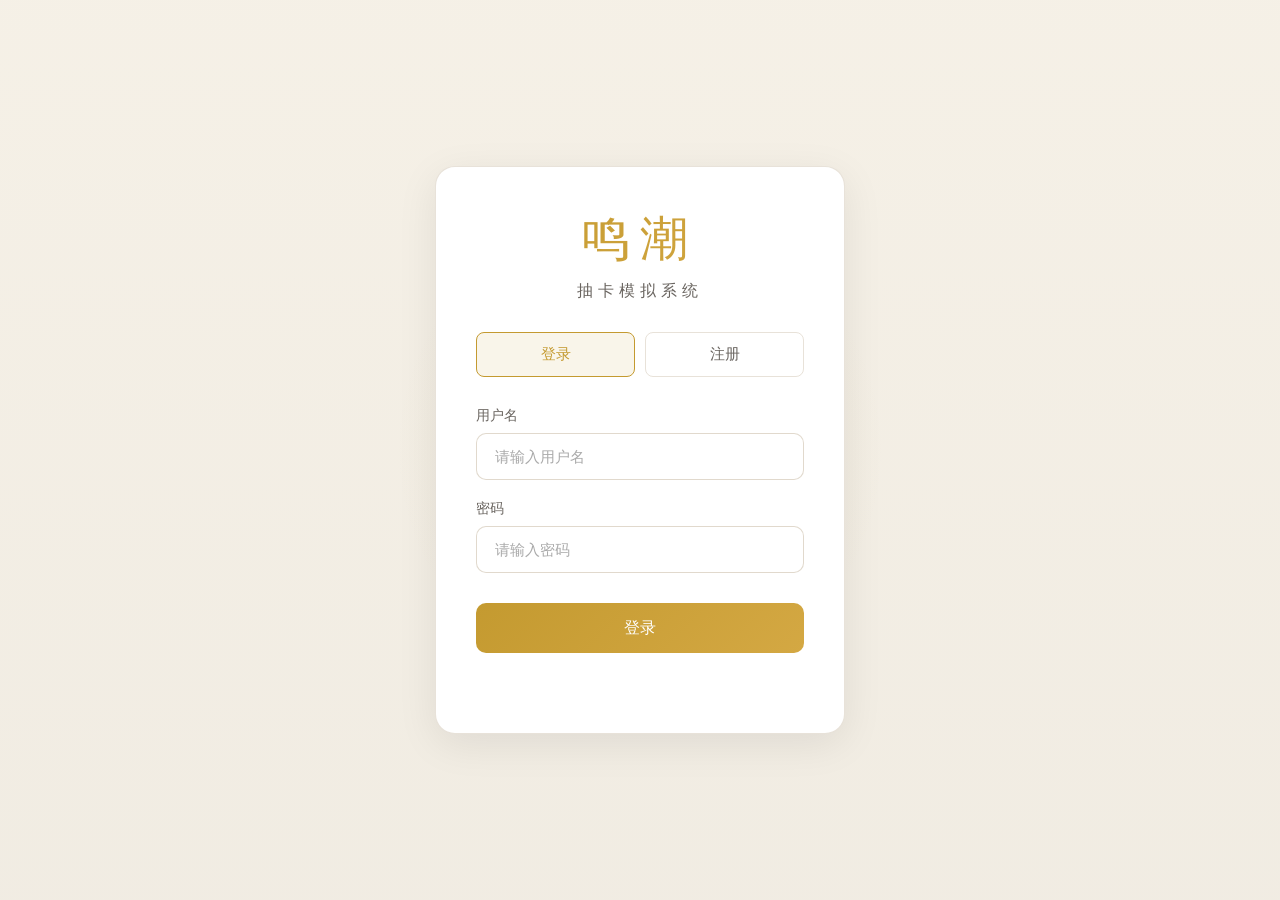
<file: backend/src/main/resources/static/login.html>
<!DOCTYPE html>
<html lang="zh-CN">
<head>
    <meta charset="UTF-8">
    <meta name="viewport" content="width=device-width, initial-scale=1.0">
    <title>鸣潮 - 抽卡系统</title>
    <link rel="stylesheet" href="css/style.css">
    <link rel="stylesheet" href="css/login.css">
</head>
<body class="login-page">
    <div class="login-container">
        <div class="login-bg-effect"></div>
        <div class="login-box">
            <div class="login-header">
                <h1>鸣潮</h1>
                <p>抽卡模拟系统</p>
            </div>

            <div class="login-tabs">
                <button class="tab-btn active" data-tab="login">登录</button>
                <button class="tab-btn" data-tab="register">注册</button>
            </div>

            <form id="loginForm" class="login-form">
                <div class="form-group">
                    <label for="username">用户名</label>
                    <input type="text" id="username" name="username" placeholder="请输入用户名" required>
                </div>
                <div class="form-group">
                    <label for="password">密码</label>
                    <input type="password" id="password" name="password" placeholder="请输入密码" required>
                </div>
                <button type="submit" class="submit-btn">登录</button>
            </form>

            <form id="registerForm" class="login-form hidden">
                <div class="form-group">
                    <label for="regUsername">用户名</label>
                    <input type="text" id="regUsername" name="username" placeholder="3-20位字符" required>
                </div>
                <div class="form-group">
                    <label for="regPassword">密码</label>
                    <input type="password" id="regPassword" name="password" placeholder="至少6位" required>
                </div>
                <div class="form-group">
                    <label for="confirmPassword">确认密码</label>
                    <input type="password" id="confirmPassword" placeholder="再次输入密码" required>
                </div>
                <button type="submit" class="submit-btn">注册</button>
            </form>

            <div id="message" class="message"></div>
        </div>
    </div>

    <script src="js/api.js"></script>
    <script src="js/auth.js"></script>
</body>
</html>
</file>
<file: backend/src/main/resources/static/css/style.css>
/* 鸣潮唤取系统 - 主样式 */

* {
    margin: 0;
    padding: 0;
    box-sizing: border-box;
}

:root {
    --bg-primary: #050a18;
    --bg-secondary: #0a1025;
    --bg-card: rgba(10, 20, 45, 0.85);
    --bg-glass: rgba(10, 18, 40, 0.75);
    --accent-gold: #d4a843;
    --accent-gold-bright: #f0d060;
    --accent-blue: #4a9eff;
    --accent-blue-dim: #2a6abf;
    --accent-purple: #9a6aff;
    --accent-red: #ff4a6a;
    --accent-cyan: #4af0f0;
    --text-primary: #ffffff;
    --text-secondary: #FCF585;
    --pull-btn-text: #333333;
    --pull-btn-text-secondary: #666666;
    --text-dim: rgba(255, 255, 255, 0.35);
    --border-subtle: rgba(255, 255, 255, 0.08);
    --border-active: rgba(212, 168, 67, 0.6);
    --gold-gradient: linear-gradient(135deg, #c49a30, #f0d060, #c49a30);
    --btn-gradient: linear-gradient(180deg, rgba(200, 170, 80, 0.5) 0%, rgba(160, 130, 50, 0.8) 100%);
    --btn-hover-gradient: linear-gradient(180deg, rgba(220, 190, 100, 0.6) 0%, rgba(180, 150, 70, 0.9) 100%);
}

html, body {
    width: 100%;
    height: 100%;
    overflow: hidden;
}

body {
    font-family: 'Noto Sans SC', 'Microsoft YaHei', 'PingFang SC', sans-serif;
    background: var(--bg-primary);
    color: var(--text-primary);
    -webkit-font-smoothing: antialiased;
    -moz-osx-font-smoothing: grayscale;
}

/* ========== 顶部栏 ========== */
.top-bar {
    position: fixed;
    top: 0;
    left: 0;
    right: 0;
    height: 150px;
    display: flex;
    align-items: center;
    justify-content: space-between;
    padding: 0 20px;
    background: transparent;
    z-index: 100;
}

.top-bar-title {
    margin-left: 90px;
    padding-top: 70px;
    font-size: 30px;
    font-weight: 500;
    letter-spacing: 1px;
    color: #F9FFFF;
    font-family: 'Noto Sans SC', 'Microsoft YaHei', sans-serif;
}

/* 透明椭圆星声框 */
.astralite-container {
    position: absolute;
    top: 40px;
    left: 50%;
    transform: translateX(-50%);
    display: flex;
    align-items: center;
    gap: 8px;
    background: rgba(0, 0, 0, 0.3);
    border: 1px solid rgba(255, 255, 255, 0.15);
    border-radius: 26px;
    padding: 8px 24px 8px 12px;
    z-index: 11;
}

.astralite-icon {
    width: 36px;
    height: 36px;
    border-radius: 50%;
    flex-shrink: 0;
    background: url('/assets/xingsheng.png') center/contain no-repeat;
}

.astralite-amount {
    font-size: 19px;
    font-weight: 500;
    color: var(--text-primary);
    min-width: 30px;
    text-align: right;
}

.astralite-add {
    width: 26px;
    height: 26px;
    border-radius: 50%;
    border: 1px solid rgba(255, 255, 255, 0.2);
    background: rgba(255, 255, 255, 0.1);
    color: var(--text-secondary);
    font-size: 18px;
    line-height: 1;
    cursor: pointer;
    display: flex;
    align-items: center;
    justify-content: center;
    transition: all 0.2s;
}

.astralite-add:hover {
    background: rgba(255, 255, 255, 0.2);
    color: var(--text-primary);
}

.top-bar-right {
    display: flex;
    gap: 50px;
    align-items: center;
    padding-right: 70px;
}

.top-icon-btn {
    position: relative;
    width: 60px;
    height: 60px;
    border-radius: 50%;
    border: 2px solid transparent;
    background: transparent;
    cursor: pointer;
    display: flex;
    align-items: center;
    justify-content: center;
    transition: all 0.3s ease;
}

.top-icon-btn:hover {
    transform: scale(1.12);
    border-color: rgba(255, 255, 255, 0.7);
    filter: brightness(1.15);
}

/* 脉冲扩散环 */
.top-icon-btn::after {
    content: '';
    position: absolute;
    top: 50%;
    left: 50%;
    width: 100%;
    height: 100%;
    border: 2px solid rgba(255, 255, 255, 0.6);
    border-radius: 50%;
    transform: translate(-50%, -50%) scale(0.9);
    opacity: 0;
    transition: all 0.5s ease-out;
    pointer-events: none;
}
.top-icon-btn:hover::after {
    transform: translate(-50%, -50%) scale(1.6);
    opacity: 0;
    border-color: rgba(255, 255, 255, 0);
}

/* 各按钮背景图 */
.top-icon-btn.analysis-btn {
    background: url('/assets/xiangqing.png') center/contain no-repeat;
}
.top-icon-btn.close-app-btn {
    background: url('/assets/tuichu2.png') center/contain no-repeat;
}

/* ========== 雪花粒子 ========== */
.snow-particles {
    position: fixed;
    top: 0;
    left: 0;
    right: 0;
    bottom: 0;
    pointer-events: none;
    z-index: 50;
    overflow: hidden;
}

.snowflake {
    position: absolute;
    background: white;
    border-radius: 50%;
    opacity: 0;
    animation: snowfall linear infinite;
}

@keyframes snowfall {
    0% {
        opacity: 0;
        transform: translateY(-10px) translateX(0);
    }
    10% {
        opacity: 0.8;
    }
    90% {
        opacity: 0.6;
    }
    100% {
        opacity: 0;
        transform: translateY(calc(100vh + 10px)) translateX(50px);
    }
}

/* ========== 左侧卡池列表 ========== */
.banner-sidebar {
    position: fixed;
    top: 170px;
    left: 0;
    bottom: 100px;
    width: 438px;
    display: flex;
    flex-direction: column;
    gap: 50px;
    padding: 8px 4px;
    overflow-y: auto;
    overflow-x: hidden;
    z-index: 60;
    background: transparent;
    border-right: 3px solid rgba(255, 255, 255, 0.35);
    scrollbar-width: none;
}

.banner-sidebar::-webkit-scrollbar {
    display: none;
}

#bannerSlots {
    display: flex;
    flex-direction: column;
    gap: 20px;
    margin-left: 124px;
    width: 246px;
}

.banner-slot {
    position: relative;
    width: 100%;
    height: 95px;
    border-radius: 4px;
    overflow: hidden;
    cursor: pointer;
    border: 5px solid #fff;
    transition: all 0.35s cubic-bezier(0.25, 0.1, 0.25, 1);
    flex-shrink: 0;
}

.banner-slot:hover {
    border-color: rgba(255, 255, 255, 0.2);
    transform: scale(1.14);
    transform-origin: left center;
    z-index: 10;
}

.banner-slot.active {
    box-shadow: 0 0 12px rgba(212, 168, 67, 0.4), inset 0 0 20px rgba(212, 168, 67, 0.1);
    transform: scale(1.14);
    transform-origin: left center;
    z-index: 10;
}

.banner-thumb {
    width: 100%;
    height: 100%;
}

.banner-thumb-img {
    width: 100%;
    height: 100%;
    background-size: cover;
    background-position: center;
}

.banner-tag {
    position: absolute;
    top: 3px;
    left: 3px;
    background: rgba(212, 168, 67, 0.85);
    color: #1a1000;
    font-size: 10px;
    font-weight: 700;
    padding: 1px 6px;
    border-radius: 3px;
    letter-spacing: 1px;
    font-family: 'Noto Sans SC', 'Microsoft YaHei', sans-serif;
}

/* ========== 主内容区 ========== */
.main-area {
    position: fixed;
    top: 50px;
    left: 0;
    right: 0;
    bottom: 0;
    overflow: hidden;
    z-index: 1;
}

/* 卡池背景图（全屏固定，覆盖顶部栏后方） */
.banner-bg {
    position: fixed;
    top: 0;
    left: 0;
    right: 0;
    bottom: 0;
    background-size: cover;
    background-position: center;
    background-repeat: no-repeat;
    z-index: 0;
}

/* 左侧渐变遮罩 */
.banner-gradient {
    display: none;
}

/* 卡池详情 */
.banner-detail {
    position: absolute;
    top: 0;
    left: 100px;
    right: 0;
    bottom: 100px;
    z-index: 3;
}

.banner-info {
    position: absolute;
    top: 130px;
    left: 360px;
    z-index: 10;
    max-width: 500px;
}

.banner-subtitle {
    font-size: 34px;
    color: #FCF585;
    margin-bottom: -10px;
    line-height: 1.0;
    letter-spacing: 1px;
    font-weight: 500;
    font-family: 'Noto Sans SC', 'Microsoft YaHei', sans-serif;
    text-shadow:
        -1px -1px 0 #333,
         1px -1px 0 #333,
        -1px  1px 0 #333,
         1px  1px 0 #333,
        0 2px 6px rgba(0, 0, 0, 0.4);
}

.banner-title {
    color: #FEFEFE;
    font-size: 70px;
    font-weight: 700;
    letter-spacing: 1px;
    line-height: 1.3;
    margin-bottom: 16px;
    font-family: 'Noto Sans SC', 'Microsoft YaHei', sans-serif;
    text-shadow:
        -1px -1px 0 #333,
         1px -1px 0 #333,
        -1px  1px 0 #333,
         1px  1px 0 #333,
        0 2px 6px rgba(0, 0, 0, 0.4);
}

.banner-timer {
    display: flex;
    align-items: center;
    gap: 6px;
    font-size: 28px;
    color: #FCF585;
    letter-spacing: 1px;
    margin-bottom: 20px;
    font-weight: 500;
    font-family: 'Noto Sans SC', 'Microsoft YaHei', sans-serif;
    text-shadow:
        -1px -1px 0 #333,
         1px -1px 0 #333,
        -1px  1px 0 #333,
         1px  1px 0 #333,
        0 2px 6px rgba(0, 0, 0, 0.4);
}

.timer-icon {
    font-size: 28px;
    font-family: 'Noto Sans SC', 'Microsoft YaHei', sans-serif;
}

.banner-rules {
    font-size: 30px;
    color: #F8F9F9;
    letter-spacing: 1px;
    line-height: 1.4;
    font-weight: 500;
    font-family: 'Noto Sans SC', 'Microsoft YaHei', sans-serif;
    text-shadow:
        -1px -1px 0 #333,
         1px -1px 0 #333,
        -1px  1px 0 #333,
         1px  1px 0 #333,
        0 2px 6px rgba(0, 0, 0, 0.4);
}

.banner-rules .highlight {
    color: var(--accent-gold-bright);
    font-weight: 900;
    font-size: 28px;
}

/* UP角色信息 */
.up-character-info {
    position: absolute;
    bottom: 250px;
    right: 330px;
    display: flex;
    align-items: center;
    gap: 12px;
    z-index: 10;
}

.up-character-element {
    width: 40px;
    height: 40px;
    border-radius: 8px;
    background: rgba(100, 200, 255, 0.2);
    border: 1px solid rgba(100, 200, 255, 0.4);
    display: flex;
    align-items: center;
    justify-content: center;
}

.element-icon {
    font-size: 20px;
}

.up-character-details {
    display: flex;
    flex-direction: column;
    gap: 2px;
}

.up-label {
    font-size: 20px;
    color: #FFFFE4;
    font-weight: 700;
    letter-spacing: 2px;
    font-family: 'Noto Sans SC', 'Microsoft YaHei', sans-serif;
}

.up-character-name {
    font-size: 40px;
    font-weight: 700;
    letter-spacing: 1px;
    font-family: 'Noto Sans SC', 'Microsoft YaHei', sans-serif;
    text-shadow:
        -1px -1px 0 #333,
         1px -1px 0 #333,
        -1px  1px 0 #333,
         1px  1px 0 #333,
        0 2px 6px rgba(0, 0, 0, 0.4);
}

.up-character-stars {
    font-size: 20px;
    color: var(--accent-gold);
    letter-spacing: 3px;
    font-family: 'Noto Sans SC', 'Microsoft YaHei', sans-serif;
}

/* 4星概率提升 */
.rate-up-section {
    position: absolute;
    bottom: 190px;
    left: 460px;
    z-index: 10;
}

.rate-up-title {
    font-size: 24px;
    color: #ECE5D8;
    margin-bottom: 10px;
    font-family: 'Noto Sans SC', 'Microsoft YaHei', sans-serif;
    letter-spacing: 1px;
    font-weight: 600;
    text-shadow:
        -1px -1px 0 #333,
         1px -1px 0 #333,
        -1px  1px 0 #333,
         1px  1px 0 #333,
        0 2px 6px rgba(0, 0, 0, 0.4);
}

.rate-up-list {
    display: flex;
    gap: 10px;
}

.rate-up-item {
    width: 95px;
    height: 95px;
    border-radius: 8px;
    overflow: hidden;
    border: 3px solid rgba(154, 106, 255, 0.4);
    cursor: pointer;
    transition: all 0.2s;
}

.rate-up-item:hover {
    border-color: var(--accent-purple);
    transform: scale(1.08);
}

.rate-up-avatar {
    width: 100%;
    height: 100%;
    background-size: cover;
    background-position: center top;
}

/* ========== 保底计数显示 ========== */
.pity-display {
    display: flex;
    flex-direction: column;
    align-items: center;
    gap: 10px;
    margin-right: 30px;
}

.pity-ring {
    position: relative;
    width: 56px;
    height: 56px;
    display: flex;
    align-items: center;
    justify-content: center;
}

.pity-ring-svg {
    position: absolute;
    top: 0;
    left: 0;
    width: 100%;
    height: 100%;
}

.pity-number {
    font-size: 18px;
    font-weight: 600;
    color: var(--accent-blue);
    z-index: 1;
    font-family: 'Noto Sans SC', 'Microsoft YaHei', sans-serif;
}

.pity-label {
    font-size: 11px;
    color: var(--text-secondary);
    letter-spacing: 2px;
    font-family: 'Noto Sans SC', 'Microsoft YaHei', sans-serif;
}

/* ========== 底部按钮栏 ========== */
.bottom-bar {
    position: absolute;
    bottom: 0;
    left: 0;
    right: 0;
    height: 150px;
    display: flex;
    align-items: center;
    justify-content: space-between;
    padding: 0 40px;
    background: linear-gradient(0deg, rgba(5, 10, 24, 0.95) 0%, rgba(5, 10, 24, 0.6) 70%, transparent 100%);
    z-index: 4;
}

.bottom-left-btns {
    display: flex;
    gap: 12px;
}

.bottom-icon-btn {
    position: relative;
    width: 48px;
    height: 48px;
    margin-left: 450px;
    border-radius: 50%;
    border: 2px solid transparent;
    background: url('/assets/lishijilu3.png') center/contain no-repeat;
    cursor: pointer;
    transition: all 0.3s ease;
}

.bottom-icon-btn:hover {
    transform: scale(1.12);
    border-color: rgba(255, 255, 255, 0.7);
    filter: brightness(1.15);
}

/* 脉冲扩散环 */
.bottom-icon-btn::after {
    content: '';
    position: absolute;
    top: 50%;
    left: 50%;
    width: 100%;
    height: 100%;
    border: 2px solid rgba(255, 255, 255, 0.6);
    border-radius: 50%;
    transform: translate(-50%, -50%) scale(0.9);
    opacity: 0;
    transition: all 0.5s ease-out;
    pointer-events: none;
}
.bottom-icon-btn:hover::after {
    transform: translate(-50%, -50%) scale(1.6);
    opacity: 0;
    border-color: rgba(255, 255, 255, 0);
}

.bottom-right-btns {
    display: flex;
    gap: 10px;
    align-items: center;
    margin-right: 48px;
    margin-bottom: 20px;
}

/* 六边形抽卡按钮 */
.pull-btn {
    display: flex;
    align-items: center;
    justify-content: center;
    gap: 8px;
    width: 375px;
    height: 118px;
    padding: 0;
    border: none;
    cursor: pointer;
    transition: all 0.3s ease;
    position: relative;
    background: url('/assets/anjian2.png') center/100% 100% no-repeat;
}

.pull-btn:hover {
    transform: scale(1.05);
    filter: brightness(1.15);
}

.pull-btn:active {
    transform: translateY(0);
}

/* 脉冲扩散环 */
.pull-btn::after {
    content: '';
    position: absolute;
    top: 50%;
    left: 50%;
    width: 60%;
    height: 60%;
    border: 2px solid rgba(255, 255, 255, 0.5);
    border-radius: 50%;
    transform: translate(-50%, -50%) scale(0.9);
    opacity: 0;
    transition: all 0.5s ease-out;
    pointer-events: none;
}
.pull-btn:hover::after {
    transform: translate(-50%, -50%) scale(2.2);
    opacity: 0;
    border-color: rgba(255, 255, 255, 0);
}

.pull-btn-icon {
    width: 45px;
    height: 45px;
    background: url('/assets/xingsheng.png') center/contain no-repeat;
    flex-shrink: 0;
    position: relative;
    z-index: 1;
}

.pull-btn-text {
    font-size: 26px;
    font-weight: 600;
    color: #010101;
    letter-spacing: 1px;
    font-family: 'Noto Sans SC', 'Microsoft YaHei', sans-serif;
}

.pull-btn-label {
    font-size: 26px;
    color: #010101;
    letter-spacing: 2px;
    font-weight: 600;
    font-family: 'Noto Sans SC', 'Microsoft YaHei', sans-serif;
}

/* ========== 抽卡结果展示 ========== */
.result-view {
    position: fixed;
    top: 0;
    left: 0;
    right: 0;
    bottom: 0;
    z-index: 200;
    display: flex;
    align-items: center;
    justify-content: center;
}

.result-overlay {
    position: absolute;
    top: 0;
    left: 0;
    right: 0;
    bottom: 0;
    background: rgba(0, 0, 0, 0.88);
    backdrop-filter: blur(10px);
}

.result-container {
    position: relative;
    z-index: 10;
    width: 90%;
    max-width: 1000px;
    max-height: 80vh;
    background: var(--bg-card);
    border: 1px solid var(--border-subtle);
    border-radius: 16px;
    padding: 30px;
    overflow-y: auto;
}

.result-header {
    display: flex;
    justify-content: space-between;
    align-items: center;
    margin-bottom: 30px;
}

.result-header h3 {
    font-size: 22px;
    font-weight: 600;
    letter-spacing: 5px;
    font-family: 'Noto Sans SC', 'Microsoft YaHei', sans-serif;
}

.close-btn {
    background: transparent;
    border: none;
    color: var(--text-secondary);
    font-size: 28px;
    cursor: pointer;
    transition: color 0.3s;
}

.close-btn:hover {
    color: var(--text-primary);
}

.result-cards {
    display: grid;
    grid-template-columns: repeat(auto-fill, minmax(140px, 1fr));
    gap: 16px;
    margin-bottom: 30px;
}

.result-card {
    position: relative;
    background: linear-gradient(135deg, var(--bg-secondary), rgba(10, 20, 45, 0.8));
    border-radius: 10px;
    padding: 18px 12px;
    text-align: center;
    border: 2px solid transparent;
    transition: all 0.3s;
    overflow: hidden;
}

.result-card::before {
    content: '';
    position: absolute;
    top: 0;
    left: 0;
    right: 0;
    height: 3px;
}

.result-card.rarity-5 {
    border-color: var(--accent-gold);
    box-shadow: 0 0 25px rgba(212, 168, 67, 0.3);
}

.result-card.rarity-5::before {
    background: linear-gradient(90deg, #c49a30, #f0d060, #c49a30);
}

.result-card.rarity-4 {
    border-color: var(--accent-purple);
    box-shadow: 0 0 18px rgba(154, 106, 255, 0.2);
}

.result-card.rarity-4::before {
    background: linear-gradient(90deg, #7a4ad0, #b88aff, #7a4ad0);
}

.result-card.rarity-3 {
    border-color: var(--accent-blue-dim);
}

.result-card.rarity-3::before {
    background: linear-gradient(90deg, #2a6abf, #5a9aef, #2a6abf);
}

.result-card .item-name {
    font-size: 14px;
    font-weight: 500;
    margin-bottom: 8px;
    font-family: 'Noto Sans SC', 'Microsoft YaHei', sans-serif;
}

.result-card .item-rarity {
    font-size: 11px;
    margin-bottom: 4px;
}

.result-card .item-type {
    font-size: 11px;
    color: var(--text-secondary);
}

.result-card .limited-badge {
    position: absolute;
    top: 8px;
    right: 8px;
    background: linear-gradient(135deg, #ff4a6a, #ff7088);
    color: white;
    font-size: 9px;
    padding: 2px 6px;
    border-radius: 8px;
    font-family: 'Noto Sans SC', 'Microsoft YaHei', sans-serif;
}

.five-star { color: var(--accent-gold); text-shadow: 0 0 8px rgba(212, 168, 67, 0.5); }
.four-star { color: var(--accent-purple); text-shadow: 0 0 8px rgba(154, 106, 255, 0.4); }
.three-star { color: var(--accent-blue); }

.confirm-btn {
    display: block;
    width: 200px;
    height: 46px;
    margin: 0 auto;
    background: linear-gradient(135deg, var(--accent-blue), var(--accent-blue-dim));
    border: none;
    border-radius: 8px;
    color: white;
    font-size: 15px;
    font-weight: 600;
    cursor: pointer;
    transition: all 0.3s;
    font-family: 'Noto Sans SC', 'Microsoft YaHei', sans-serif;
    letter-spacing: 2px;
}

.confirm-btn:hover {
    transform: translateY(-2px);
    box-shadow: 0 8px 25px rgba(74, 158, 255, 0.4);
}

/* ========== 抽卡记录页面 ========== */
.history-view {
    position: fixed;
    top: 50px;
    left: 0;
    right: 0;
    bottom: 0;
    padding: 30px;
    overflow-y: auto;
    z-index: 80;
    background: var(--bg-primary);
}

.history-header {
    display: flex;
    justify-content: space-between;
    align-items: center;
    margin-bottom: 24px;
}

.history-header h2 {
    font-size: 24px;
    font-weight: 600;
    letter-spacing: 4px;
    font-family: 'Noto Sans SC', 'Microsoft YaHei', sans-serif;
}

.history-filters select {
    background: var(--bg-secondary);
    border: 1px solid var(--border-subtle);
    color: var(--text-primary);
    padding: 8px 16px;
    border-radius: 6px;
    font-size: 13px;
    cursor: pointer;
    font-family: 'Noto Sans SC', 'Microsoft YaHei', sans-serif;
}

.history-stats {
    display: grid;
    grid-template-columns: repeat(5, 1fr);
    gap: 16px;
    margin-bottom: 24px;
}

.stat-card {
    background: var(--bg-card);
    border: 1px solid var(--border-subtle);
    border-radius: 10px;
    padding: 18px;
    text-align: center;
}

.stat-card .stat-value {
    font-size: 32px;
    font-weight: 600;
    margin-bottom: 8px;
    font-family: 'Noto Sans SC', 'Microsoft YaHei', sans-serif;
}

.stat-card .stat-label {
    font-size: 13px;
    color: var(--text-secondary);
    font-family: 'Noto Sans SC', 'Microsoft YaHei', sans-serif;
}

.stat-card.five-star .stat-value { color: var(--accent-gold); }
.stat-card.four-star .stat-value { color: var(--accent-purple); }

.history-table-container {
    background: var(--bg-card);
    border: 1px solid var(--border-subtle);
    border-radius: 10px;
    overflow: hidden;
    margin-bottom: 16px;
}

.history-table {
    width: 100%;
    border-collapse: collapse;
}

.history-table th,
.history-table td {
    padding: 12px 16px;
    text-align: left;
    border-bottom: 1px solid var(--border-subtle);
    font-size: 13px;
    font-family: 'Noto Sans SC', 'Microsoft YaHei', sans-serif;
}

.history-table th {
    background: rgba(74, 158, 255, 0.08);
    font-weight: 500;
    color: var(--accent-blue);
}

.history-table tr:hover {
    background: rgba(74, 158, 255, 0.04);
}

.history-pagination {
    display: flex;
    justify-content: center;
    gap: 8px;
}

.page-btn {
    background: var(--bg-secondary);
    border: 1px solid var(--border-subtle);
    color: var(--text-primary);
    padding: 6px 14px;
    border-radius: 5px;
    cursor: pointer;
    font-size: 13px;
    transition: all 0.2s;
    font-family: 'Noto Sans SC', 'Microsoft YaHei', sans-serif;
}

.page-btn:hover {
    border-color: var(--accent-blue);
    background: rgba(74, 158, 255, 0.1);
}

.page-btn.active {
    background: var(--accent-blue);
    border-color: var(--accent-blue);
}

.page-btn:disabled {
    opacity: 0.3;
    cursor: not-allowed;
}

.page-dots {
    color: var(--text-secondary);
    padding: 6px 4px;
    font-size: 13px;
    font-family: 'Noto Sans SC', 'Microsoft YaHei', sans-serif;
}

.page-info {
    color: var(--text-secondary);
    font-size: 13px;
    padding: 6px 12px;
    margin-left: 8px;
    font-family: 'Noto Sans SC', 'Microsoft YaHei', sans-serif;
}

.page-jump-input {
    width: 70px;
    padding: 5px 8px;
    border: 1px solid rgba(180, 160, 130, 0.4);
    border-radius: 4px;
    font-size: 13px;
    text-align: center;
    margin-left: 8px;
    background: #fff;
    color: #5a5550;
    font-family: 'Noto Sans SC', 'Microsoft YaHei', sans-serif;
}

.page-jump-input:focus {
    outline: none;
    border-color: #4a9eff;
}

.close-history-btn {
    background: transparent;
    border: 1px solid var(--border-subtle);
    color: var(--text-secondary);
    width: 36px;
    height: 36px;
    border-radius: 6px;
    cursor: pointer;
    font-size: 16px;
    display: flex;
    align-items: center;
    justify-content: center;
    transition: all 0.2s;
}

.close-history-btn:hover {
    border-color: var(--accent-blue);
    color: var(--text-primary);
    background: rgba(74, 158, 255, 0.1);
}

/* ========== 工具类 ========== */
.hidden {
    display: none !important;
}


/* ========== 副标题行 + 更换按钮 ========== */

.subtitle-row {
    display: flex;
    align-items: center;
    gap: 10px;
    margin-bottom: 6px;
}

.change-up-btn {
    background: rgba(255, 200, 50, 0.15);
    border: 2px solid rgba(255, 200, 50, 0.4);
    color: #FCF585;
    font-size: 20px;
    font-weight: 500;
    padding: 6px 18px;
    border-radius: 6px;
    cursor: pointer;
    transition: all 0.2s;
    letter-spacing: 2px;
    font-family: 'Noto Sans SC', 'Microsoft YaHei', sans-serif;
}

.change-up-btn:hover {
    background: rgba(255, 200, 50, 0.3);
    border-color: rgba(255, 200, 50, 0.7);
}

/* ========== 武器选择弹窗 ========== */

.weapon-select-modal {
    position: fixed;
    top: 0;
    left: 0;
    width: 100%;
    height: 100%;
    z-index: 1000;
    display: flex;
    align-items: center;
    justify-content: center;
}

.weapon-select-overlay {
    position: absolute;
    top: 0;
    left: 0;
    width: 100%;
    height: 100%;
    background: rgba(0, 0, 0, 0.7);
    backdrop-filter: blur(4px);
}

.weapon-select-content {
    position: relative;
    z-index: 1;
    background: linear-gradient(180deg, rgba(245, 240, 230, 0.98) 0%, rgba(240, 235, 225, 0.95) 100%);
    border-radius: 12px;
    box-shadow: 0 20px 60px rgba(0, 0, 0, 0.5), 0 0 0 1px rgba(200, 180, 150, 0.3);
    width: 90%;
    max-width: 700px;
    max-height: 80vh;
    overflow: hidden;
    display: flex;
    flex-direction: column;
}

.weapon-select-header {
    display: flex;
    align-items: center;
    justify-content: space-between;
    padding: 20px 24px 16px;
    border-bottom: 1px solid rgba(180, 160, 130, 0.3);
}

.weapon-select-header h3 {
    font-size: 20px;
    font-weight: 700;
    color: #2a2520;
    letter-spacing: 3px;
    margin: 0;
    font-family: 'Noto Sans SC', 'Microsoft YaHei', sans-serif;
}

.weapon-select-grid {
    display: grid;
    grid-template-columns: repeat(auto-fill, minmax(120px, 1fr));
    gap: 12px;
    padding: 20px;
    overflow-y: auto;
    max-height: 60vh;
}

.weapon-card {
    background: #fff;
    border: 1px solid rgba(180, 160, 130, 0.3);
    border-radius: 8px;
    padding: 12px 8px;
    text-align: center;
    cursor: pointer;
    transition: all 0.2s;
    position: relative;
}

.weapon-card:hover {
    background: rgba(196, 154, 48, 0.08);
    border-color: rgba(196, 154, 48, 0.4);
    transform: translateY(-2px);
}

.weapon-card.selected {
    background: rgba(196, 154, 48, 0.12);
    border-color: #c49a30;
    box-shadow: 0 0 12px rgba(196, 154, 48, 0.2);
}

.weapon-card-img {
    width: 60px;
    height: 60px;
    border-radius: 6px;
    margin: 0 auto 8px;
    background-color: rgba(0, 0, 0, 0.05);
}

.weapon-card-name {
    font-size: 12px;
    color: #2a2520;
    margin-bottom: 4px;
    white-space: nowrap;
    overflow: hidden;
    text-overflow: ellipsis;
    font-family: 'Noto Sans SC', 'Microsoft YaHei', sans-serif;
}

.weapon-card-stars {
    font-size: 10px;
    color: #c49a30;
    letter-spacing: 1px;
    font-family: 'Noto Sans SC', 'Microsoft YaHei', sans-serif;
}

.weapon-card-badge {
    position: absolute;
    top: 4px;
    right: 4px;
    background: #c49a30;
    color: #fff;
    font-size: 10px;
    padding: 1px 6px;
    border-radius: 3px;
    font-weight: 500;
    font-family: 'Noto Sans SC', 'Microsoft YaHei', sans-serif;
}

.weapon-select-actions {
    display: flex;
    justify-content: flex-end;
    gap: 12px;
    padding: 16px 24px;
    border-top: 1px solid rgba(180, 160, 130, 0.3);
}

.weapon-select-actions .btn {
    padding: 8px 20px;
    border: 1px solid rgba(180, 160, 130, 0.4);
    border-radius: 6px;
    cursor: pointer;
    font-size: 14px;
    transition: all 0.2s;
    font-family: 'Noto Sans SC', 'Microsoft YaHei', sans-serif;
}
.weapon-select-actions .btn-cancel {
    background: transparent;
    color: #6a6560;
}
.weapon-select-actions .btn-cancel:hover {
    background: rgba(0, 0, 0, 0.05);
    color: #4a4540;
}
.weapon-select-actions .btn-gold {
    background: linear-gradient(135deg, #c49a30, #d4a843);
    color: #fff;
    border-color: rgba(196, 154, 48, 0.6);
}
.weapon-select-actions .btn-gold:hover {
    background: linear-gradient(135deg, #d4a843, #e0b850);
}

/* 响应式样式已迁移至 mobile.css */

/* ========== 历史记录弹窗 ========== */
.history-modal {
    position: fixed;
    top: 0;
    left: 0;
    right: 0;
    bottom: 0;
    z-index: 1000;
    display: flex;
    align-items: center;
    justify-content: center;
}

.history-modal-overlay {
    position: absolute;
    top: 0;
    left: 0;
    right: 0;
    bottom: 0;
    background: rgba(0, 0, 0, 0.7);
    backdrop-filter: blur(4px);
}

.history-modal-content {
    position: relative;
    width: 700px;
    max-width: 90vw;
    max-height: 80vh;
    background: linear-gradient(180deg, rgba(245, 240, 230, 0.98) 0%, rgba(240, 235, 225, 0.95) 100%);
    border-radius: 8px;
    box-shadow: 0 20px 60px rgba(0, 0, 0, 0.5), 0 0 0 1px rgba(200, 180, 150, 0.3);
    display: flex;
    flex-direction: column;
    overflow: hidden;
}

.history-modal-header {
    display: flex;
    justify-content: space-between;
    align-items: center;
    padding: 20px 24px 16px;
    border-bottom: 1px solid rgba(180, 160, 130, 0.3);
}

.history-modal-header h2 {
    font-size: 20px;
    font-weight: 700;
    color: #2a2520;
    letter-spacing: 3px;
    margin: 0;
    font-family: 'Noto Sans SC', 'Microsoft YaHei', sans-serif;
}

.history-modal-close {
    width: 32px;
    height: 32px;
    background: transparent;
    border: none;
    font-size: 24px;
    color: #666;
    cursor: pointer;
    display: flex;
    align-items: center;
    justify-content: center;
    border-radius: 4px;
    transition: all 0.2s;
}

.history-modal-close:hover {
    background: rgba(0, 0, 0, 0.1);
    color: #333;
}

.history-modal-body {
    padding: 20px 24px 24px;
    overflow-y: auto;
    flex: 1;
}

.history-filter-row {
    display: flex;
    align-items: center;
    gap: 16px;
    margin-bottom: 20px;
}

.history-filter-label {
    font-size: 14px;
    color: #4a4540;
    font-weight: 500;
    min-width: 70px;
    font-family: 'Noto Sans SC', 'Microsoft YaHei', sans-serif;
}

.history-select-wrapper {
    position: relative;
    flex: 1;
    max-width: 300px;
}

.history-select {
    width: 100%;
    padding: 10px 36px 10px 14px;
    font-size: 14px;
    color: #2a2520;
    background: #fff;
    border: 1px solid rgba(180, 160, 130, 0.4);
    border-radius: 6px;
    cursor: pointer;
    appearance: none;
    -webkit-appearance: none;
    outline: none;
    transition: all 0.2s;
    font-family: 'Noto Sans SC', 'Microsoft YaHei', sans-serif;
}

.history-select:hover {
    border-color: rgba(150, 130, 100, 0.6);
}

.history-select:focus {
    border-color: #8a7a5a;
    box-shadow: 0 0 0 2px rgba(138, 122, 90, 0.15);
}

.history-select-arrow {
    position: absolute;
    right: 12px;
    top: 50%;
    transform: translateY(-50%);
    color: #888;
    font-size: 12px;
    pointer-events: none;
    font-family: 'Noto Sans SC', 'Microsoft YaHei', sans-serif;
}

.history-table-wrapper {
    background: #fff;
    border-radius: 6px;
    border: 1px solid rgba(180, 160, 130, 0.3);
    overflow: hidden;
    margin-bottom: 16px;
}

.history-table {
    width: 100%;
    border-collapse: collapse;
}

.history-table th,
.history-table td {
    padding: 14px 16px;
    text-align: left;
    font-size: 14px;
    font-family: 'Noto Sans SC', 'Microsoft YaHei', sans-serif;
}

.history-table th {
    background: rgba(245, 240, 232, 0.9);
    color: #5a5550;
    font-weight: 500;
    border-bottom: 1px solid rgba(180, 160, 130, 0.3);
}

.history-table td {
    color: #3a3530;
    border-bottom: 1px solid rgba(200, 190, 170, 0.3);
}

.history-table tr:last-child td {
    border-bottom: none;
}

.history-table tr:hover td {
    background: rgba(245, 242, 238, 0.8);
}

.history-table .item-type-badge {
    display: inline-block;
    padding: 2px 8px;
    border-radius: 4px;
    font-size: 12px;
    font-weight: 500;
    font-family: 'Noto Sans SC', 'Microsoft YaHei', sans-serif;
}

.history-table .item-type-badge.character {
    background: rgba(74, 158, 255, 0.15);
    color: #3a7a2a;
}

.history-table .item-type-badge.weapon {
    background: rgba(154, 106, 255, 0.15);
    color: #6a5a8a;
}

.history-table .item-name {
    color: #2a2520;
    font-weight: 500;
}

.history-table .item-name.five-star {
    color: #c49a30;
}

.history-table .item-name.four-star {
    color: #7a5ab0;
}

.history-table .time-cell {
    color: #6a6560;
    font-size: 13px;
    font-family: 'Noto Sans SC', 'Microsoft YaHei', sans-serif;
}

.history-pagination {
    display: flex;
    justify-content: center;
    align-items: center;
    gap: 8px;
    margin-bottom: 16px;
}

/* 历史弹窗内的分页按钮 — 浅色主题 */
.history-modal-content .page-btn {
    background: #fff;
    border: 1px solid rgba(180, 160, 130, 0.4);
    color: #4a4540;
    padding: 6px 14px;
    border-radius: 5px;
    cursor: pointer;
    font-size: 13px;
    transition: all 0.2s;
}
.history-modal-content .page-btn:hover {
    background: rgba(196, 154, 48, 0.1);
    border-color: rgba(196, 154, 48, 0.4);
}
.history-modal-content .page-btn.active {
    background: #c49a30;
    border-color: #c49a30;
    color: #fff;
}
.history-modal-content .page-btn:disabled {
    opacity: 0.35;
    cursor: not-allowed;
}
.history-modal-content .page-dots {
    color: #6a6560;
    padding: 6px 4px;
    font-size: 13px;
}
.history-modal-content .page-info {
    color: #4a4540;
    font-size: 13px;
    padding: 6px 12px;
    margin-left: 8px;
    font-weight: 500;
}
.history-modal-content .page-jump-input {
    width: 70px;
    padding: 5px 8px;
    border: 1px solid rgba(180, 160, 130, 0.4);
    border-radius: 4px;
    font-size: 13px;
    text-align: center;
    margin-left: 8px;
    background: #fff;
    color: #4a4540;
}
.history-modal-content .page-jump-input:focus {
    outline: none;
    border-color: #c49a30;
}

.history-footer-tip {
    text-align: center;
    font-size: 12px;
    color: #8a8580;
    line-height: 1.6;
    padding-top: 8px;
    font-family: 'Noto Sans SC', 'Microsoft YaHei', sans-serif;
}

.history-empty-tip {
    text-align: center;
    padding: 40px 20px;
    color: #8a8580;
    font-size: 14px;
    font-family: 'Noto Sans SC', 'Microsoft YaHei', sans-serif;
}

/* ========== 抽卡分析弹窗 ========== */
.analysis-modal {
    position: fixed;
    top: 0;
    left: 0;
    right: 0;
    bottom: 0;
    z-index: 1000;
    display: flex;
    align-items: center;
    justify-content: center;
}

.analysis-modal-overlay {
    position: absolute;
    top: 0;
    left: 0;
    right: 0;
    bottom: 0;
    background: rgba(0, 0, 0, 0.7);
    backdrop-filter: blur(4px);
}

.analysis-modal-content {
    position: relative;
    width: 800px;
    max-width: 95vw;
    max-height: 90vh;
    background: linear-gradient(180deg, rgba(245, 240, 230, 0.98) 0%, rgba(240, 235, 225, 0.95) 100%);
    border-radius: 12px;
    box-shadow: 0 20px 60px rgba(0, 0, 0, 0.5), 0 0 0 1px rgba(200, 180, 150, 0.3);
    display: flex;
    flex-direction: column;
    overflow: hidden;
}

.analysis-modal-header {
    display: flex;
    justify-content: space-between;
    align-items: center;
    padding: 20px 24px 16px;
    border-bottom: 1px solid rgba(180, 160, 130, 0.3);
}

.analysis-modal-header h2 {
    font-size: 20px;
    font-weight: 700;
    color: #2a2520;
    letter-spacing: 3px;
    margin: 0;
    font-family: 'Noto Sans SC', 'Microsoft YaHei', sans-serif;
}

.analysis-modal-close {
    width: 32px;
    height: 32px;
    background: transparent;
    border: none;
    font-size: 24px;
    color: #666;
    cursor: pointer;
    display: flex;
    align-items: center;
    justify-content: center;
    border-radius: 4px;
    transition: all 0.2s;
}

.analysis-modal-close:hover {
    background: rgba(0, 0, 0, 0.1);
    color: #333;
}

.analysis-modal-body {
    padding: 24px;
    overflow-y: auto;
    flex: 1;
}

/* 称号区域 */
.analysis-title-section {
    text-align: center;
    padding: 20px 0;
    margin-bottom: 24px;
    background: linear-gradient(135deg, rgba(212, 168, 67, 0.1), rgba(240, 208, 96, 0.05));
    border-radius: 8px;
    border: 1px solid rgba(212, 168, 67, 0.2);
}

.analysis-title {
    font-size: 28px;
    font-weight: 700;
    color: #c49a30;
    letter-spacing: 4px;
    margin-bottom: 8px;
    text-shadow: 0 2px 10px rgba(196, 154, 48, 0.3);
    font-family: 'Noto Sans SC', 'Microsoft YaHei', sans-serif;
}

.analysis-title-desc {
    font-size: 14px;
    color: #6a6560;
    font-family: 'Noto Sans SC', 'Microsoft YaHei', sans-serif;
}

/* 基础统计 */
.analysis-basic-stats {
    display: flex;
    justify-content: center;
    gap: 60px;
    margin-bottom: 24px;
}

.analysis-stat-item {
    text-align: center;
}

.analysis-stat-value {
    font-size: 36px;
    font-weight: 700;
    color: #2a2520;
    margin-bottom: 4px;
    font-family: 'Noto Sans SC', 'Microsoft YaHei', sans-serif;
}

.analysis-stat-value.highlight {
    color: #c49a30;
    font-family: 'Noto Sans SC', 'Microsoft YaHei', sans-serif;
}

.analysis-stat-label {
    font-size: 14px;
    color: #6a6560;
    font-family: 'Noto Sans SC', 'Microsoft YaHei', sans-serif;
}

/* 详细统计 */
.analysis-detail-stats {
    display: grid;
    grid-template-columns: repeat(4, 1fr);
    gap: 16px;
    margin-bottom: 24px;
    padding: 16px;
    background: #fff;
    border-radius: 8px;
    border: 1px solid rgba(180, 160, 130, 0.2);
}

.analysis-detail-item {
    text-align: center;
}

.analysis-detail-label {
    font-size: 13px;
    color: #6a6560;
    margin-bottom: 6px;
    font-family: 'Noto Sans SC', 'Microsoft YaHei', sans-serif;
}

.analysis-detail-value {
    font-size: 18px;
    font-weight: 700;
    color: #2a2520;
    font-family: 'Noto Sans SC', 'Microsoft YaHei', sans-serif;
}

/* 五星物品总结 */
.analysis-summary-section {
    margin-bottom: 24px;
}

.analysis-summary-title {
    font-size: 14px;
    color: #4a4540;
    margin-bottom: 16px;
    font-family: 'Noto Sans SC', 'Microsoft YaHei', sans-serif;
}

.analysis-summary-title .highlight {
    color: #c49a30;
    font-weight: 700;
    font-family: 'Noto Sans SC', 'Microsoft YaHei', sans-serif;
}

.analysis-five-star-list {
    display: flex;
    flex-wrap: wrap;
    gap: 12px;
    padding: 16px;
    background: #fff;
    border-radius: 8px;
    border: 1px solid rgba(180, 160, 130, 0.2);
}

.analysis-five-star-item {
    position: relative;
    width: 60px;
    height: 60px;
    border-radius: 8px;
    overflow: hidden;
    border: 2px solid #c49a30;
    box-shadow: 0 2px 8px rgba(196, 154, 48, 0.3);
}

.analysis-five-star-item img {
    width: 100%;
    height: 100%;
    object-fit: cover;
}

.analysis-five-star-item .count-badge {
    position: absolute;
    top: 2px;
    right: 2px;
    background: rgba(196, 154, 48, 0.9);
    color: #fff;
    font-size: 11px;
    font-weight: 700;
    padding: 1px 5px;
    border-radius: 4px;
    min-width: 16px;
    text-align: center;
    font-family: 'Noto Sans SC', 'Microsoft YaHei', sans-serif;
}

.analysis-five-star-item.no-image {
    background: linear-gradient(135deg, #f0d060, #c49a30);
    display: flex;
    align-items: center;
    justify-content: center;
    color: #fff;
    font-size: 12px;
    font-weight: 500;
    font-family: 'Noto Sans SC', 'Microsoft YaHei', sans-serif;
}

/* 卡池类型筛选 */
.analysis-pool-tabs {
    display: flex;
    gap: 8px;
    margin-bottom: 20px;
    border-bottom: 1px solid rgba(180, 160, 130, 0.3);
    padding-bottom: 12px;
}

.analysis-pool-tab {
    flex: 1;
    padding: 10px 16px;
    background: transparent;
    border: 1px solid rgba(180, 160, 130, 0.3);
    border-radius: 6px;
    color: #6a6560;
    font-size: 14px;
    font-weight: 500;
    cursor: pointer;
    transition: all 0.2s;
    font-family: 'Noto Sans SC', 'Microsoft YaHei', sans-serif;
}

.analysis-pool-tab:hover {
    background: rgba(196, 154, 48, 0.1);
    border-color: rgba(196, 154, 48, 0.3);
}

.analysis-pool-tab.active {
    background: #c49a30;
    border-color: #c49a30;
    color: #fff;
    font-weight: 600;
    font-family: 'Noto Sans SC', 'Microsoft YaHei', sans-serif;
}

/* 卡池五星记录 */
.analysis-pool-records {
    background: #fff;
    border-radius: 8px;
    border: 1px solid rgba(180, 160, 130, 0.2);
    overflow: hidden;
}

.analysis-pool-record-item {
    display: flex;
    align-items: center;
    padding: 12px 16px;
    border-bottom: 1px solid rgba(180, 160, 130, 0.15);
}

.analysis-pool-record-item:last-child {
    border-bottom: none;
}

.analysis-pool-record-icon {
    width: 48px;
    height: 48px;
    border-radius: 8px;
    overflow: hidden;
    margin-right: 12px;
    border: 2px solid #c49a30;
    flex-shrink: 0;
}

.analysis-pool-record-icon img {
    width: 100%;
    height: 100%;
    object-fit: cover;
}

.analysis-pool-record-icon.no-image {
    background: linear-gradient(135deg, #f0d060, #c49a30);
    display: flex;
    align-items: center;
    justify-content: center;
    color: #fff;
    font-size: 11px;
    font-weight: 500;
    font-family: 'Noto Sans SC', 'Microsoft YaHei', sans-serif;
}

.analysis-pool-record-bar-container {
    flex: 1;
    min-width: 0;
}

.analysis-pool-record-bar {
    height: 24px;
    border-radius: 4px;
    display: block;
    line-height: 24px;
    padding-left: 10px;
    font-size: 12px;
    font-weight: 600;
    color: #fff;
    transition: width 0.3s ease;
    text-align: left;
    font-family: 'Noto Sans SC', 'Microsoft YaHei', sans-serif;
}

.analysis-pool-record-bar.green {
    background: linear-gradient(90deg, #4caf50, #66bb6a);
    font-family: 'Noto Sans SC', 'Microsoft YaHei', sans-serif;
}

.analysis-pool-record-bar.yellow {
    background: linear-gradient(90deg, #ffc107, #ffca28);
    font-family: 'Noto Sans SC', 'Microsoft YaHei', sans-serif;
}

.analysis-pool-record-pity {
    font-size: 13px;
    color: #6a6560;
    min-width: 40px;
    text-align: right;
    font-family: 'Noto Sans SC', 'Microsoft YaHei', sans-serif;
}

.analysis-pool-record-lost {
    font-size: 12px;
    color: #ff4a6a;
    font-weight: 600;
    margin-left: 12px;
    padding: 2px 8px;
    background: rgba(255, 74, 106, 0.1);
    border-radius: 4px;
    font-family: 'Noto Sans SC', 'Microsoft YaHei', sans-serif;
}

.analysis-pool-pity-hint {
    text-align: center;
    padding: 8px 12px;
    margin-bottom: 10px;
    background: rgba(255, 255, 255, 0.05);
    border-radius: 8px;
    font-size: 14px;
    color: #ccc;
    font-family: 'Noto Sans SC', 'Microsoft YaHei', sans-serif;
}

.analysis-pool-pity-hint .highlight {
    color: #ffd700;
    font-weight: 700;
    font-family: 'Noto Sans SC', 'Microsoft YaHei', sans-serif;
}

.analysis-pool-empty {
    text-align: center;
    padding: 40px 20px;
    color: #8a8580;
    font-size: 14px;
    font-family: 'Noto Sans SC', 'Microsoft YaHei', sans-serif;
}
</file>
<file: backend/src/main/resources/static/css/login.css>
/* 登录页面样式 - 浅色系 */

.login-page {
    display: flex;
    align-items: center;
    justify-content: center;
    min-height: 100vh;
    background: linear-gradient(180deg, rgba(245, 240, 230, 0.98) 0%, rgba(240, 235, 225, 0.95) 100%);
}

.login-container {
    position: relative;
    width: 100%;
    max-width: 450px;
    padding: 20px;
}

.login-bg-effect {
    position: absolute;
    top: 50%;
    left: 50%;
    transform: translate(-50%, -50%);
    width: 500px;
    height: 500px;
    background: radial-gradient(circle, rgba(196, 154, 48, 0.08) 0%, transparent 70%);
    border-radius: 50%;
    animation: pulse 4s ease-in-out infinite;
}

@keyframes pulse {
    0%, 100% {
        transform: translate(-50%, -50%) scale(1);
        opacity: 0.5;
    }
    50% {
        transform: translate(-50%, -50%) scale(1.1);
        opacity: 1;
    }
}

.login-box {
    position: relative;
    z-index: 10;
    background: #fff;
    border: 1px solid rgba(180, 160, 130, 0.3);
    border-radius: 20px;
    padding: 40px;
    box-shadow: 0 10px 40px rgba(0, 0, 0, 0.08);
}

.login-header {
    text-align: center;
    margin-bottom: 30px;
}

.login-header h1 {
    font-size: 48px;
    font-weight: 300;
    background: linear-gradient(135deg, #c49a30, #d4a843);
    -webkit-background-clip: text;
    -webkit-text-fill-color: transparent;
    margin-bottom: 10px;
    letter-spacing: 10px;
}

.login-header p {
    color: #6a6560;
    font-size: 16px;
    letter-spacing: 5px;
}

.login-tabs {
    display: flex;
    gap: 10px;
    margin-bottom: 30px;
}

.tab-btn {
    flex: 1;
    padding: 12px;
    background: transparent;
    border: 1px solid rgba(180, 160, 130, 0.3);
    color: #6a6560;
    border-radius: 8px;
    cursor: pointer;
    font-size: 15px;
    transition: all 0.3s ease;
}

.tab-btn:hover {
    border-color: #c49a30;
    color: #2a2520;
}

.tab-btn.active {
    background: rgba(196, 154, 48, 0.1);
    border-color: #c49a30;
    color: #c49a30;
}

.login-form {
    display: flex;
    flex-direction: column;
    gap: 20px;
}

.form-group {
    display: flex;
    flex-direction: column;
    gap: 8px;
}

.form-group label {
    font-size: 14px;
    color: #6a6560;
}

.form-group input {
    background: #fff;
    border: 1px solid rgba(180, 160, 130, 0.4);
    border-radius: 10px;
    padding: 14px 18px;
    color: #2a2520;
    font-size: 15px;
    transition: all 0.3s ease;
}

.form-group input:focus {
    outline: none;
    border-color: #8a7a5a;
    box-shadow: 0 0 0 2px rgba(138, 122, 90, 0.15);
}

.form-group input::placeholder {
    color: #aaa;
}

.submit-btn {
    width: 100%;
    height: 50px;
    background: linear-gradient(135deg, #c49a30, #d4a843);
    border: none;
    border-radius: 10px;
    color: white;
    font-size: 16px;
    font-weight: 500;
    cursor: pointer;
    transition: all 0.3s ease;
    margin-top: 10px;
}

.submit-btn:hover {
    transform: translateY(-2px);
    box-shadow: 0 10px 30px rgba(196, 154, 48, 0.3);
}

.submit-btn:active {
    transform: translateY(0);
}

.message {
    text-align: center;
    margin-top: 20px;
    font-size: 14px;
    min-height: 20px;
}

.message.success {
    color: #3a7a2a;
}

.message.error {
    color: #c0392b;
}

/* 手机小屏适配 */
@media (max-width: 480px) {
    .login-container {
        padding: 12px;
    }

    .login-box {
        padding: 24px 20px;
        border-radius: 14px;
    }

    .login-header h1 {
        font-size: 36px;
        letter-spacing: 6px;
    }

    .login-header p {
        font-size: 14px;
        letter-spacing: 3px;
    }

    .login-tabs {
        gap: 8px;
        margin-bottom: 20px;
    }

    .tab-btn {
        padding: 10px;
        font-size: 14px;
    }

    .login-form {
        gap: 14px;
    }

    .form-group input {
        padding: 12px 14px;
        font-size: 16px; /* 防止 iOS 自动缩放 */
    }

    .submit-btn {
        height: 46px;
        font-size: 15px;
    }
}
</file>
